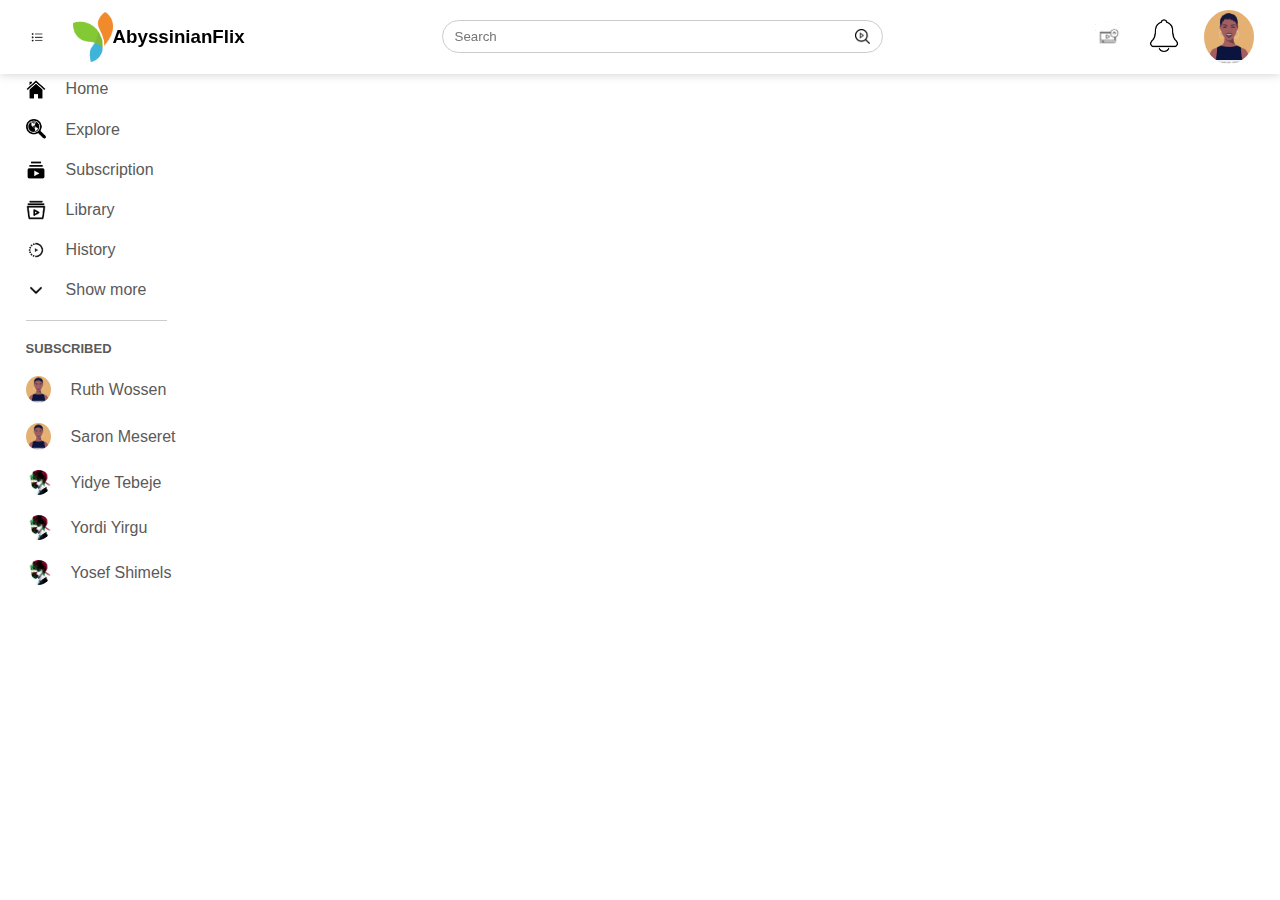
<file: index.html>
<!DOCTYPE html>
<html lang="en">
<head>
    <meta charset="UTF-8">
    <meta http-equiv="X-UA-Compatible" content="IE=edge">
    <meta name="viewport" content="width=device-width, initial-scale=1.0">
    <title>mesobTube.com</title>
    <link rel="stylesheet" href="index.css">
</head>
<body>
    <nav class="flex-div">
        <!-- menu image and logo image -->
        <div class="nav_left flex-div">
            <img src="./assets/pictures/menu-removebg-preview.png" class="menu-icon">
            <img src="./assets/pictures/logo-removebg-preview.png" class="logo">
            <div><h3>AbyssinianFlix</h3></div>
        </div> 


        <div class="nav_middle flex-div">
            <div class="search-box flex-div">
                <input type="text" placeholder="Search">
                <img src="./assets/pictures/search-removebg-preview.png">
            </div>
        </div>
        <div class="nav_right flex-div">
            <img src="./assets/pictures/upload-removebg-preview.png">
            <img src="./assets/pictures/notification-removebg-preview.png">
            <img src="./assets/pictures/girl.webp" class="user-icon">
        </div>
    </nav>
    <!-- side bar -->
    <div class="sidebar">
        <div class="shortcut-links">
            <a href=""><img src="./assets/pictures/home-removebg-preview.png"><p>Home</p></a>
            <a href=""><img src="./assets/pictures/explore-removebg-preview.png"><p>Explore</p></a>
            <a href=""><img src="./assets/pictures/subscription.png"><p>Subscription</p></a>
            <a href=""><img src="./assets/pictures/library-removebg-preview.png"><p>Library</p></a>
            <a href=""><img src="./assets/pictures/history-removebg-preview.png"><p>History</p></a>
            <a href=""><img src="./assets/pictures/showmmore.png"><p>Show more</p></a>
            <hr>
        </div>
        <div class="subscribed-list">
            <h3>SUBSCRIBED</h3>
            <a href=""><img src="./assets/pictures/girl.webp"><p>Ruth Wossen</p></a>
            <a href=""><img src="./assets/pictures/girl.webp"><p>Saron Meseret</p></a>
            <a href=""><img src="./assets/pictures/boy.jpeg"><p>Yidye Tebeje</p></a>
            <a href=""><img src="./assets/pictures/boy.jpeg"><p>Yordi Yirgu</p></a>
            <a href=""><img src="./assets/pictures/boy.jpeg"><p>Yosef Shimels</p></a>
        </div>
    </div>
</body>
</html>
</file>
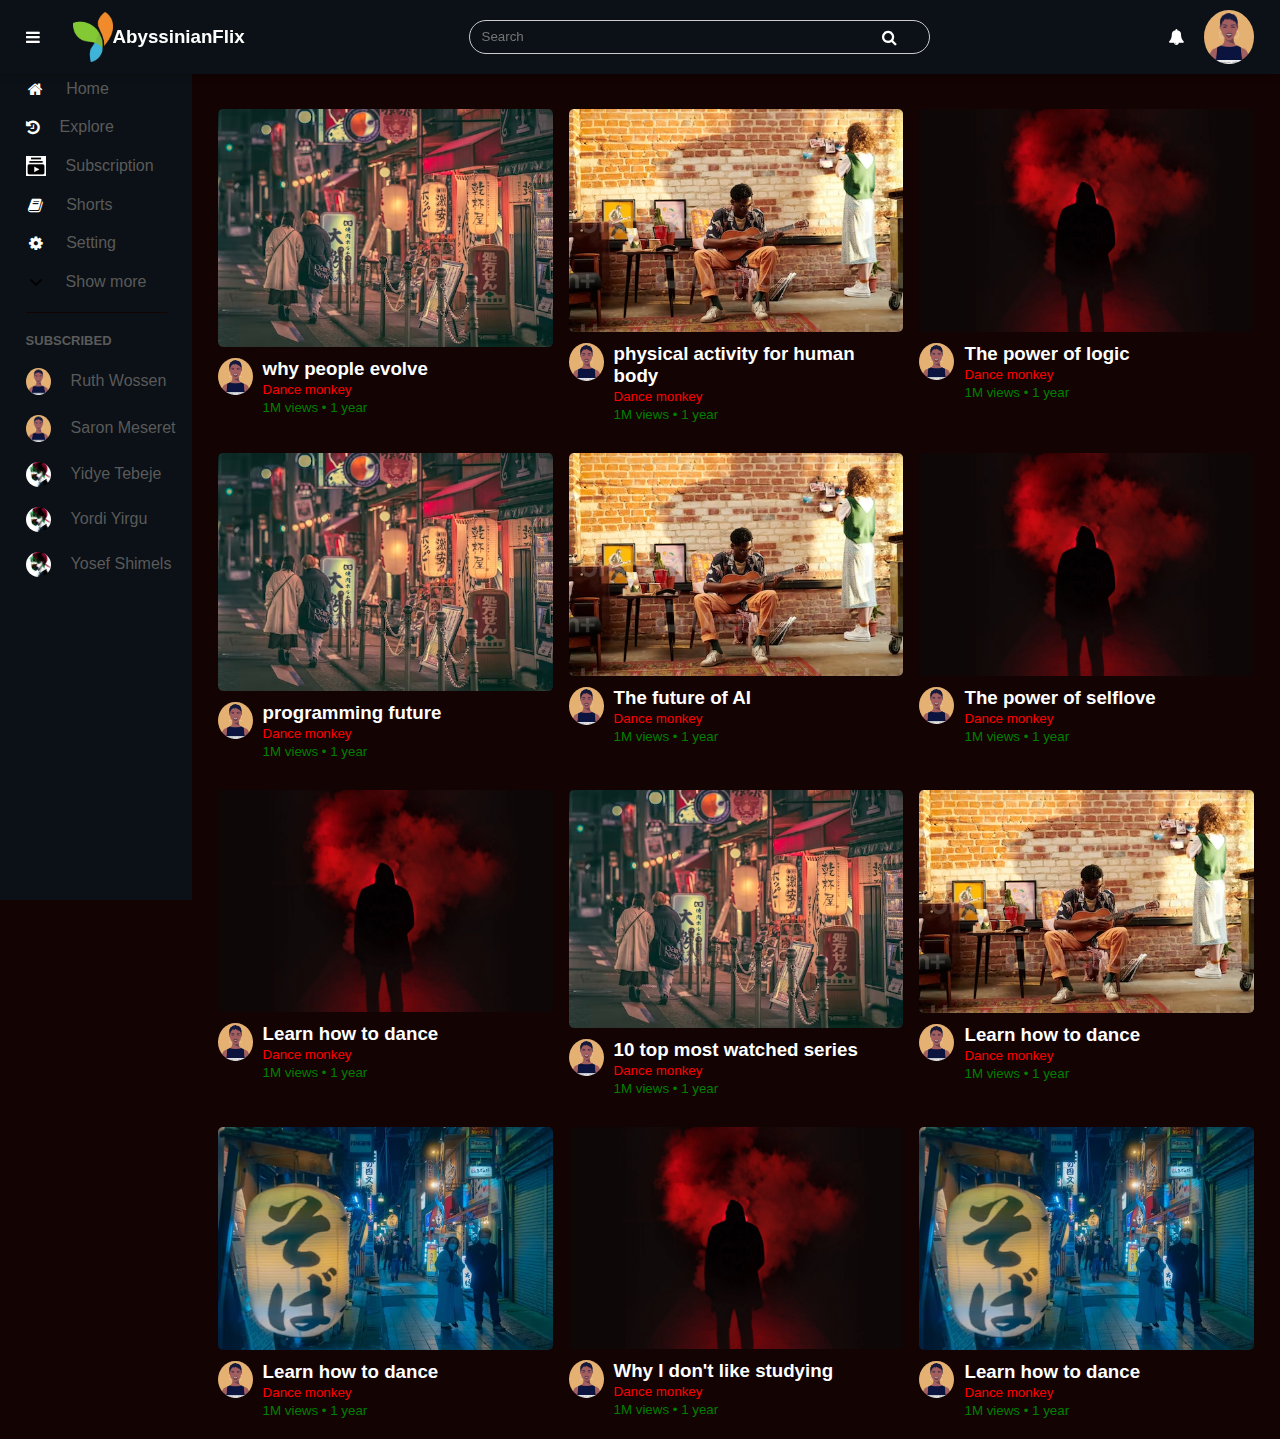
<file: pages/index.html>
<!DOCTYPE html>
<html lang="en">
<head>
    <meta charset="UTF-8">
    <meta http-equiv="X-UA-Compatible" content="IE=edge">
    <meta name="viewport" content="width=device-width, initial-scale=1.0">
    <title>mesobTube.com</title>
    <link rel="stylesheet" href="index.css">
    <link rel="stylesheet" href="https://cdnjs.cloudflare.com/ajax/libs/font-awesome/4.7.0/css/font-awesome.min.css">
</head>
<body>
    
    <nav class="flex-div">
        <!-- menu image and logo image -->
        <div class="nav_left flex-div">
            <i class="fa fa-bars menu-icon" area-hidden="true"></i>
            <img src="../assets/pictures/logo-removebg-preview.png" class="logo">
            <div class="tex"><h3><font color="white">AbyssinianFlix</font></h3></div>
        </div> 


        <div class="nav_middle flex-div">
            <div class="search-box flex-div">
                <input type="text" placeholder="Search">
                <i class="fa fa-search" aria-hidden="true"></i>

            </div>
        </div>

        <div class="nav_right flex-div">
            
            <i class="fa fa-bell" aria-hidden="true"></i>
            <img src="../assets/pictures/girl.webp" class="user-icon">
        </div>
    </nav>
    
    <!-- side bar -->
    <div class="sidebar">
        <div class="shortcut-links">
            <a href=""><i class="fa fa-home fa-fw" aria-hidden="true"></i><p class="t">Home</p></a>
            <a href=""><i class="fa fa-history" aria-hidden="true"></i><p class="t">Explore</p></a>
            <a href=""><img src="../assets/pictures/subscription.png"><p class="t">Subscription</p></a>
            <a href=""><i class="fa fa-book fa-fw" aria-hidden="true"></i><p class="t">Shorts</p></a>
            <a href=""><i class="fa fa-cog fa-fw" aria-hidden="true"></i><p class="t">Setting</p></a>
            <a href=""><img src="../assets/pictures/showmmore.png"><p class="t">Show more</p></a>
            <hr>
        </div>
        <div class="subscribed-list">
            <h3>SUBSCRIBED</h3>
            <a href=""><img src="../assets/pictures/girl.webp"><p >Ruth Wossen</p></a>
            <a href=""><img src="../assets/pictures/girl.webp"><p>Saron Meseret</p></a>
            <a href=""><img src="../assets/pictures/boy.jpeg"><p>Yidye Tebeje</p></a>
            <a href=""><img src="../assets/pictures/boy.jpeg"><p>Yordi Yirgu</p></a>
            <a href=""><img src="../assets/pictures/boy.jpeg"><p>Yosef Shimels</p></a>
        </div>
    </div>
    <!-- main body  -->
    <div class="container">
        <div class="toptwovids">
        </div>
        <div class="list-container">
            <div class="vidlist">
                <a href="../pages/videoPage.html"><img src="../assets/pictures/car5.avif" class="thumbnail"></a>
                <div class="flex-div">
                    <img src="../assets/pictures/girl.webp" >
                    <div class="vid-info">
                      <a href="../pages/videoPage.html" class="videoLink" id="../video/video1.mp4">  <h3><font color="white"> why people evolve </font></h3>
                        <p><small><font color="red">Dance monkey</font></small></p>
                        <p><font color="green"><small>1M views &bull; 1 year</small></font></p>
                      </a>
                    </div>
                </div>
            </div>
            <div class="vidlist">
                <a href="../pages/videoPage.html"><img src="../assets/pictures/car6.avif" class="thumbnail"></a>
                <div class="flex-div">
                    <img src="../assets/pictures/girl.webp" >
                    <div class="vid-info">
                        <a href="../pages/videoPage.html"  class="videoLink" id="../assets/pictures/HTML in 5 minutes.mp4">  <h3><font color="white"> physical activity for human body</font></h3>
                            <p><small><font color="red">Dance monkey</font></small></p>
                            <p><font color="green"><small>1M views &bull;  1 year</small></font></p>
                          </a>
                    </div>
                </div>
            </div>
            <div class="vidlist">
                <a href="../pages/videoPage.html"><img src="../assets/pictures/cool2.webp" class="thumbnail"></a>
                <div class="flex-div">
                    <img src="../assets/pictures/girl.webp" >
                    <div class="vid-info">
                        <a href="../pages/videoPage.html">  <h3><font color="white"> The power of logic</font></h3>
                            <p><small><font color="red">Dance monkey</font></small></p>
                            <p><font color="green"><small>1M views  &bull; 1 year</small></font></p>
                          </a>

                    </div>
                </div>
            </div>
            <div class="vidlist">
                <a href="../pages/videoPage.html"><img src="../assets/pictures/car5.avif" class="thumbnail"></a>
                <div class="flex-div">
                    <img src="../assets/pictures/girl.webp" >
                    <div class="vid-info">
                        <a href="../pages/videoPage.html">  <h3><font color="white"> programming future</font></h3>
                            <p><small><font color="red">Dance monkey</font></small></p>
                            <p><font color="green"><small>1M views &bull;  1 year</small></font></p>
                          </a>
                    </div>
                </div>
            </div>
            <div class="vidlist">
                <a href="../pages/videoPage.html"><img src="../assets/pictures/car6.avif" class="thumbnail"></a>
                <div class="flex-div">
                    <img src="../assets/pictures/girl.webp" >
                    <div class="vid-info">
                        <a href="../pages/videoPage.html">  <h3><font color="white"> The future of AI</font></h3>
                            <p><small><font color="red">Dance monkey</font></small></p>
                            <p><font color="green"><small>1M views &bull;  1 year</small></font></p>
                          </a>
                    </div>
                </div>
            </div>
            <div class="vidlist">
                <a href="../pages/videoPage.html"><img src="../assets/pictures/cool2.webp" class="thumbnail"></a>
                <div class="flex-div">
                    <img src="../assets/pictures/girl.webp" >
                    <div class="vid-info">
                        <a href="../pages/videoPage.html">  <h3><font color="white">The power of selflove</font></h3>
                            <p><small><font color="red">Dance monkey</font></small></p>
                            <p><font color="green"><small>1M views &bull;  1 year</small></font></p>
                          </a>

                    </div>
                </div>
            </div>
            <div class="vidlist">
                <a href="../pages/videoPage.html"><img src="../assets/pictures/cool2.webp" class="thumbnail"></a>
                <div class="flex-div">
                    <img src="../assets/pictures/girl.webp" >
                    <div class="vid-info">
                        <a href="../pages/videoPage.html">  <h3><font color="white"> Learn how to dance</font></h3>
                            <p><small><font color="red">Dance monkey</font></small></p>
                            <p><font color="green"><small>1M views &bull;  1 year</small></font></p>
                          </a>

                    </div>
                </div>
            </div>
            <div class="vidlist">
                <a href="../pages/videoPage.html"><img src="../assets/pictures/car5.avif" class="thumbnail"></a>
                <div class="flex-div">
                    <img src="../assets/pictures/girl.webp" >
                    <div class="vid-info">
                        <a href="../pages/videoPage.html">  <h3><font color="white"> 10 top most watched series </font></h3>
                            <p><small><font color="red">Dance monkey</font></small></p>
                            <p><font color="green"><small>1M views  &bull; 1 year</small></font></p>
                          </a>
                    </div>
                </div>
            </div>
            <div class="vidlist">
                <a href="../pages/videoPage.html"><img src="../assets/pictures/car6.avif" class="thumbnail"></a>
                <div class="flex-div">
                    <img src="../assets/pictures/girl.webp" >
                    <div class="vid-info">
                        <a href="../pages/videoPage.html">  <h3><font color="white"> Learn how to dance</font></h3>
                            <p><small><font color="red">Dance monkey</font></small></p>
                            <p><font color="green"><small>1M views  &bull; 1 year</small></font></p>
                          </a>
                    </div>
                </div>
            </div>
            <div class="vidlist">
                <a href="../pages/videoPage.html"><img src="../assets/pictures/yoyo.avif" class="thumbnail"></a>
                <div class="flex-div">
                    <img src="../assets/pictures/girl.webp" >
                    <div class="vid-info">
                        <h3><font color="white"> Learn how to dance</font></h3>
                        <p><small><font color="red">Dance monkey</font></small></p>
                        <p><font color="green"><small>1M views  &bull; 1 year</small></font></p>
                    </div>
                </div>
            </div>
            <div class="vidlist">
                <a href="../pages/videoPage.html"><img src="../assets/pictures/cool2.webp" class="thumbnail"></a>
                <div class="flex-div">
                    <img src="../assets/pictures/girl.webp" >
                    <div class="vid-info">
                        <a href="../pages/videoPage.html">  <h3><font color="white"> Why I don't like studying </font></h3>
                            <p><small><font color="red">Dance monkey</font></small></p>
                            <p><font color="green"><small>1M views  &bull; 1 year</small></font></p>
                          </a>
                    </div>
                </div>
            </div>
            <div class="vidlist">
                <a href="../pages/videoPage.html"><img src="../assets/pictures/yoyo.avif" class="thumbnail"></a>
                <div class="flex-div">
                    <img src="../assets/pictures/girl.webp" >
                    <div class="vid-info">
                        <a href="../pages/videoPage.html">  <h3><font color="white"> Learn how to dance</font></h3>
                            <p><small><font color="red">Dance monkey</font></small></p>
                            <p><font color="green"><small>1M views  &bull; 1 year</small></font></p>
                          </a>

                    </div>
                </div>
            </div>
        </div>
    </div>
    <script src="index.js">

    </script>
</body>

</html>
</file>
<file: index.css>
*{
    margin: 0;
    padding: 0;
    font-family: 'poppins', sans-serif;
    box-sizing: border-box;
}
a{
    text-decoration: none;
    color: #5a5a5a;
}
img{
    cursor: pointer;
}
.flex-div{
    display: flex;
    align-items: center;
}
nav{
    padding: 10px 2%;
    justify-content: space-between;
    box-shadow: 0 0 10px rgba(0, 0, 0, 0.2);
    background-color: #fff;
    position: sticky;
    top: 0;
    z-index: 10;
}
.nav_left .menu-icon{
    width: 22px;
    margin-right: 25px;
    height: auto;
}
.nav_left .logo{
    width: 40px;
    height: auto;
}
.nav_right img{
    width: 30px;
    height: auto;
    margin-right: 25px;
}
.nav_right .user-icon{
    width: 50px;
    border-radius: 50%;
    margin-right: 0;
}
.nav_middle .search-box{
    border: 1px solid #ccc;
    margin-right: 15px;
    padding: 8px 12px;
    border-radius: 25px;
}
.nav_middle .search-box input{
    width: 400px;
    border: 0;
    outline: 0;
    background: transparent;
}
.nav_middle .search-box img{
    width: 15px;
}
/* side-bar */
.sidebar{
    background: #fff;
    width: 15%;
    height: 100vh;
    position: fixed;
    top: 0;
    padding-left: 2%;
    padding-top: 80px;
}
.shortcut-links a img{
    width: 20px;
    height: auto;
    margin-right: 20px;
}
.shortcut-links a{
    display: flex;
    align-items: center;
    margin-bottom: 20px;
    width: fit-content;
    flex-wrap: wrap;

}
.sidebar hr{
    border: 0;
    height: 1px;
    background: #ccc;
    width: 85%;
}
.subscribed-list h3{
    font-size: 13px;
    margin: 20px 0;
    color: #5a5a5a;
}
.subscribed-list a{
    display: flex;
    align-items: center;
    margin-bottom: 20px;
    width: fit-content;
    flex-wrap: wrap;
}
.subscribed-list a img{
    width: 25px;
    border-radius: 50%;
    margin-right: 20px;
}
</file>
<file: pages/index.css>
*{
    margin: 0;
    padding: 0;
    font-family: 'poppins', sans-serif;
    box-sizing: border-box;
}

a{
    text-decoration: none;
    color: #5a5a5a;
}
img{
    cursor: pointer;
}
.flex-div{
    display: flex;
    align-items: center;
}
.fa{
margin-right: 20px;
color: white;
}

nav{
    padding: 10px 2%;
    justify-content: space-between;
    box-shadow: 0 0 10px rgba(0, 0, 0, 0.2);
    background-color: #0b1116;
    ;
    position: sticky;
    top: 0;
    z-index: 10;
}
.nav_left .menu-icon{
    width: 22px;
    margin-right: 25px;
    height: auto;
}
.nav_left .logo{
    width: 40px;
    height: auto;
}
.nav_right img{
    width: 30px;
    height: auto;
    margin-right: 25px;
}
.nav_right .user-icon{
    width: 50px;
    border-radius: 50%;
    margin-right: 0;
}
.nav_middle .search-box{
    border: 1px solid #ccc;
    margin-right: 15px;
    padding: 8px 12px;
    border-radius: 25px;
}
.nav_middle .search-box input{
    width: 400px;
    border: 0;
    outline: 0;
    background: transparent;
}
.nav_middle .search-box img{
    width: 15px;
}
/* side-bar */
.sidebar{
    background-color: #0b1116;
    width: 15%;
    height: 100vh;
    position: fixed;
    top: 0;
    padding-left: 2%;
    padding-top: 80px;
}
.small-sidebar{
    width: 5%;
}
.small-sidebar a p{
    display: none;
}
.small-sidebar h3{
    display: none;
}
.shortcut-links a img{
    width: 20px;
    height: auto;
    margin-right: 20px;
}
.shortcut-links a{
    display: flex;
    align-items: center;
    margin-bottom: 20px;
    width: fit-content;
    flex-wrap: wrap;

}
.sidebar hr{
    border: 0;
    height: 1px;
    background:#130303;
    width: 85%;
}
.subscribed-list h3{
    font-size: 13px;
    margin: 20px 0;
    color: #5a5a5a;
}
.subscribed-list a{
    display: flex;
    align-items: center;
    margin-bottom: 20px;
    width: fit-content;
    flex-wrap: wrap;
}
.subscribed-list a img{
    width: 25px;
    border-radius: 50%;
    margin-right: 20px;
}
/* main  */
.container{
    background-color: #130303;
    padding-left: 17%;
    padding-right: 2%;
    padding-top: 20px;
    padding-bottom: 20px;


}
.large-container{
    padding-left: 7%;
}
.list-container{
    display: grid;
    grid-template-columns: repeat(auto-fit,minmax(250px, 1fr));
    grid-column-gap:16px;
    grid-row-gap: 30px;
    margin-top: 15px;

}
.vidlist .thumbnail{
    width: 100%;
    border-radius: 5px;

}
.vidlist .flex-div{
    align-items: flex-start;
    margin-top: 7px;
}
.vidlist .flex-div img{
    width: 35px;
    margin-right: 10px;
    border-radius: 50%;
}
@media screen and (max-width: 650px) {
    .sidebar{
        width: 3opx;
    }
    nav{
        
        height: 20px;
    }
    .nav_right{
        width
    }
    .nav_right .user-icon{
        width: 20px;
        border-radius: 50%;
        margin-right: 0;
    }
    .t{
        display: none;
    }
    .subscribed-list{
        display: none;
    }
    .nav_left .logo{
        width: 20px;
        height: 20px;
        margin-top: 5px;
    }
    .flex-div{
        width: 400px;
        height: 30px;
    }
    .tex{
        display: none;
    }
    .nav_middle .search-box{
        width:200px ;
        height: 10px;
    }
    .shortcut-links{
        width: 50px;
    }
    .subscribed-list{
        width: 50px;
    }
}
</file>
